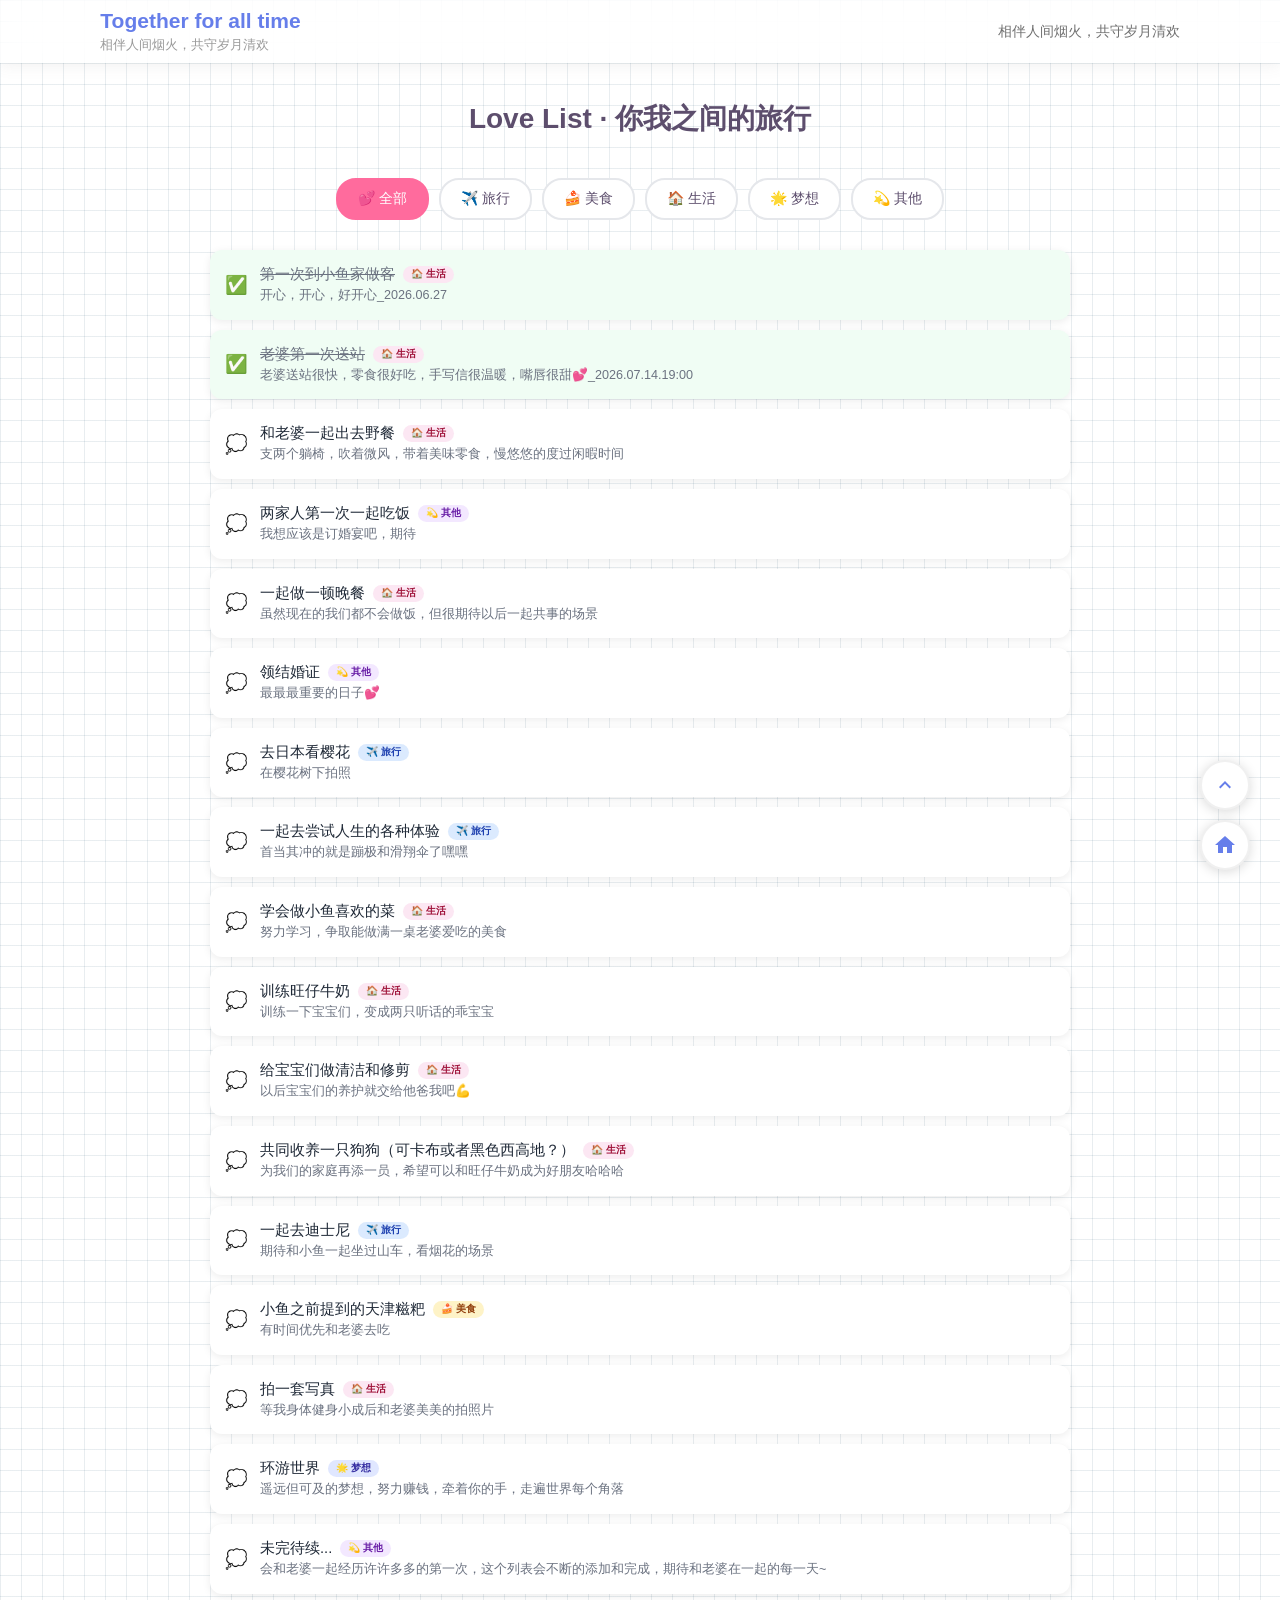
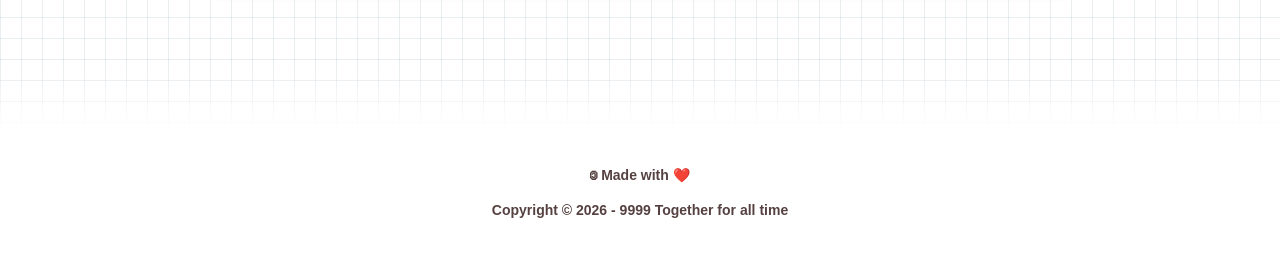
<file: list.html>
<!DOCTYPE html>
<html lang="zh-CN">
<head>
    <meta charset="UTF-8">
    <meta name="viewport" content="width=device-width, initial-scale=1.0">
    <title>旅途清单 - 往后的平凡日子，我们好好相伴，安稳度日，爱你小鱼</title>
    <link rel="stylesheet" href="css/style.css">
    <link rel="stylesheet" href="css/list.css">
    <link rel="icon" href="https://ludeng-huihua.pages.dev/file/lianai/1786535716187_爱心.png">
</head>
<body>
    <!-- 顶部导航 -->
    <div class="header-wrap">
        <div class="header">
            <div class="logo">
                <h1><a href="index.html" style="text-decoration: none; color: inherit;">Together for all time</a></h1>
                <p class="subtitle-cn">相伴人间烟火，共守岁月清欢</p>
            </div>
            <div class="word">相伴人间烟火，共守岁月清欢</div>
        </div>
    </div>

    <!-- 主内容区 -->
    <div class="list-container">
        <h2 class="list-title">Love List · 你我之间的旅行</h2>

        <!-- 分类标签 -->
        <div class="category-tabs">
            <button class="tab-btn active" data-category="all">💕 全部</button>
            <button class="tab-btn" data-category="travel">✈️ 旅行</button>
            <button class="tab-btn" data-category="food">🍰 美食</button>
            <button class="tab-btn" data-category="life">🏠 生活</button>
            <button class="tab-btn" data-category="dream">🌟 梦想</button>
            <button class="tab-btn" data-category="other">💫 其他</button>
        </div>

        <!-- 列表内容 -->
        <div class="list-content" id="listContent">
            <!-- 将由 JS 动态生成 -->
        </div>
    </div>

    <!-- 页脚 -->
    <div class="footer-warp">
        <div class="footer">
            <p>🄯 Made with ❤️</p>
            <p>Copyright © 2026 - 9999 Together for all time</p>
        </div>
    </div>

    <!-- 快捷按钮 -->
    <div class="quick-actions">
        <a href="#" class="quick-btn" onclick="scrollToTop(event)" title="回到顶部">
            <svg width="24" height="24" viewBox="0 0 24 24" fill="white">
                <path d="M12 8l-6 6 1.41 1.41L12 10.83l4.59 4.58L18 14z"/>
            </svg>
        </a>
        <a href="index.html" class="quick-btn" title="首页">
            <svg width="24" height="24" viewBox="0 0 24 24" fill="white">
                <path d="M10 20v-6h4v6h5v-8h3L12 3 2 12h3v8z"/>
            </svg>
        </a>
    </div>

    <script src="js/script.js"></script>
    <script src="js/list.js"></script>
</body>
</html>
</file>
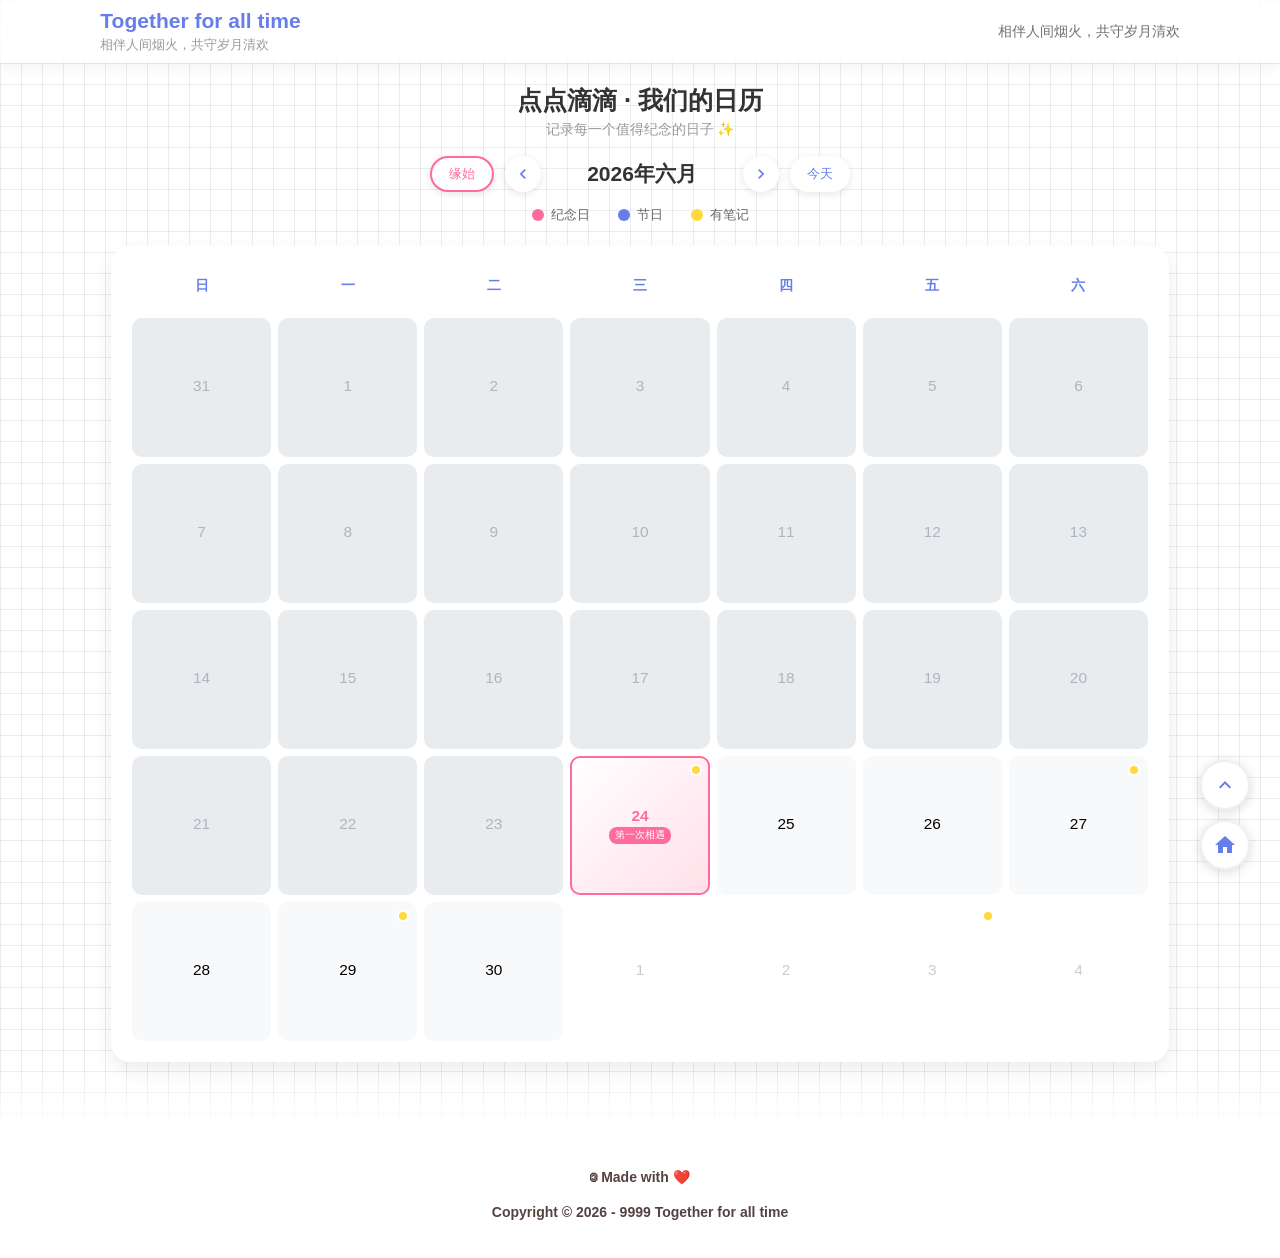
<file: little.html>
<!DOCTYPE html>
<html lang="zh-CN">
<head>
    <meta charset="UTF-8">
    <meta name="viewport" content="width=device-width, initial-scale=1.0">
    <title>点点滴滴 - 往后的平凡日子，我们好好相伴，安稳度日，爱你小鱼</title>
    <link rel="stylesheet" href="css/style.css">
    <link rel="stylesheet" href="css/little.css">
    <link rel="icon" href="https://ludeng-huihua.pages.dev/file/lianai/1786535716187_爱心.png">
</head>
<body>
    <!-- 顶部导航 -->
    <div class="header-wrap">
        <div class="header">
            <div class="logo">
                <h1><a href="index.html" style="text-decoration: none; color: inherit;">Together for all time</a></h1>
                <p class="subtitle-cn">相伴人间烟火，共守岁月清欢</p>
            </div>
            <div class="word">相伴人间烟火，共守岁月清欢</div>
        </div>
    </div>

    <!-- 主内容区 -->
    <div class="little-container">
        <div class="little-header">
            <h2>点点滴滴 · 我们的日历</h2>
            <p class="subtitle">记录每一个值得纪念的日子 ✨</p>
        </div>

        <!-- 日历控制栏 -->
        <div class="calendar-controls">
            <button class="ctrl-btn origin-btn" onclick="goToOrigin()">缘始</button>
            <button class="ctrl-btn" onclick="previousMonth()">
                <svg width="20" height="20" viewBox="0 0 24 24" fill="currentColor">
                    <path d="M15.41 7.41L14 6l-6 6 6 6 1.41-1.41L10.83 12z"/>
                </svg>
            </button>
            <h3 class="current-month" id="currentMonth">2026年7月</h3>
            <button class="ctrl-btn" onclick="nextMonth()">
                <svg width="20" height="20" viewBox="0 0 24 24" fill="currentColor">
                    <path d="M10 6L8.59 7.41 13.17 12l-4.58 4.59L10 18l6-6z"/>
                </svg>
            </button>
            <button class="ctrl-btn today-btn" onclick="goToday()">今天</button>
        </div>

        <!-- 图例说明 -->
        <div class="calendar-legend">
            <span class="legend-item">
                <span class="legend-dot" style="background: #ff6b9d;"></span>
                纪念日
            </span>
            <span class="legend-item">
                <span class="legend-dot" style="background: #667eea;"></span>
                节日
            </span>
            <span class="legend-item">
                <span class="legend-dot" style="background: #ffd93d;"></span>
                有笔记
            </span>
        </div>

        <!-- 日历主体 -->
        <div class="calendar-wrapper">
            <div class="calendar-weekdays">
                <div class="weekday">日</div>
                <div class="weekday">一</div>
                <div class="weekday">二</div>
                <div class="weekday">三</div>
                <div class="weekday">四</div>
                <div class="weekday">五</div>
                <div class="weekday">六</div>
            </div>
            <div class="calendar-days" id="calendarDays">
                <!-- 日历日期将由 JS 动态生成 -->
            </div>
        </div>

        <!-- 笔记弹窗 -->
        <div class="note-modal" id="noteModal">
            <div class="note-modal-content">
                <div class="note-modal-header">
                    <h3 id="modalDate">2026年7月21日</h3>
                    <button class="close-btn" onclick="closeNoteModal()">×</button>
                </div>
                <div class="note-modal-body">
                    <!-- 笔记显示 -->
                    <div class="note-display">
                        <div class="note-display-title" id="displayTitle"></div>
                        <div class="note-display-content" id="displayContent"></div>
                    </div>
                    
                    <!-- 无笔记提示 -->
                    <div class="no-note" id="noNote" style="display: none;">
                        <p>📝 这一天还没有记录</p>
                        <p class="hint">可以在代码中添加预设笔记</p>
                    </div>
                </div>
            </div>
        </div>
    </div>

    <!-- 页脚 -->
    <div class="footer-warp">
        <div class="footer">
            <p>🄯 Made with ❤️</p>
            <p>Copyright © 2026 - 9999 Together for all time</p>
        </div>
    </div>

    <!-- 快捷按钮 -->
    <div class="quick-actions">
        <a href="#" class="quick-btn" onclick="scrollToTop(event)" title="回到顶部">
            <svg width="24" height="24" viewBox="0 0 24 24" fill="white">
                <path d="M12 8l-6 6 1.41 1.41L12 10.83l4.59 4.58L18 14z"/>
            </svg>
        </a>
        <a href="index.html" class="quick-btn" title="首页">
            <svg width="24" height="24" viewBox="0 0 24 24" fill="white">
                <path d="M10 20v-6h4v6h5v-8h3L12 3 2 12h3v8z"/>
            </svg>
        </a>
    </div>

    <script src="js/script.js"></script>
    <script src="js/little.js"></script>
</body>
</html>
</file>
<file: css/style.css>
* {
    margin: 0;
    padding: 0;
    box-sizing: border-box;
}

html {
    overflow-x: hidden;
    width: 100%;
}

ul {
    list-style: none;
}

a {
    text-decoration: none;
    color: #777;
    transition: all .15s;
}

a:hover {
    color: #10bbff;
}

:root {
    font-size: 14px;
}

h1, h2, h3, h4, h5, h6 {
    font-size: 1rem;
}

input, textarea {
    outline: none;
}

body {
    background-image: linear-gradient(to right, rgba(37, 82, 110, 0.1) 1px, transparent 1px), 
                      linear-gradient(to bottom, rgba(37, 82, 110, 0.1) 1px, transparent 1px);
    background-size: 1.5rem 1.5rem;
    font-family: -apple-system, BlinkMacSystemFont, 'Segoe UI', 'PingFang SC', 'Hiragino Sans GB', 
                 'Microsoft YaHei', 'Helvetica Neue', Helvetica, Arial, sans-serif;
    -webkit-font-smoothing: antialiased;
    -moz-osx-font-smoothing: grayscale;
    overflow-x: hidden;
    width: 100%;
    max-width: 100vw;
}

::-webkit-scrollbar-thumb {
    background-color: rgb(201, 201, 201);
    border-radius: 10px;
}

::-webkit-scrollbar {
    width: 10px;
    height: 6px;
}

::-webkit-scrollbar-corner {
    background: unset;
}

/* 网格系统 */
.col-12 { grid-column: span 12; }
.col-11 { grid-column: span 11; }
.col-10 { grid-column: span 10; }
.col-9 { grid-column: span 9; }
.col-8 { grid-column: span 8; }
.col-7 { grid-column: span 7; }
.col-6 { grid-column: span 6; }
.col-5 { grid-column: span 5; }
.col-4 { grid-column: span 4; }
.col-3 { grid-column: span 3; }
.col-2 { grid-column: span 2; }
.col-1 { grid-column: span 1; }

.row {
    display: grid;
    grid-template-columns: repeat(12, 1fr);
    gap: 2rem;
}

.row .flex {
    display: flex;
    align-items: center;
    justify-content: space-around;
}

/* 顶部导航 */
.header-wrap {
    width: 100%;
    height: 4.5rem;
    display: flex;
    align-items: center;
    position: fixed;
    top: 0;
    left: 0;
    z-index: 1000;
    backdrop-filter: blur(20px);
    -webkit-backdrop-filter: blur(20px);
    background: #ffffffb0;
    color: #707070;
    box-shadow: 0 2px 15px 0 rgb(115 111 111 / 10%);
}

.header-wrap .header {
    width: 100%;
    display: flex;
    align-items: center;
    justify-content: space-around;
    flex-wrap: nowrap;
    padding: 0 2rem;
}

.header-wrap .header .logo h1 {
    font-size: 1.5rem;
    font-weight: 700;
    color: #667eea;
}

.header-wrap .header .logo .subtitle-cn {
    font-size: 0.9rem;
    color: #999;
    margin-top: 0.3rem;
    font-weight: 400;
}

.version {
    background: #667eea;
    color: white;
    padding: 2px 8px;
    border-radius: 4px;
    font-size: 12px;
    margin-left: 8px;
}

.header-wrap .header .word {
    font-weight: 400;
    font-size: 1rem;
    width: 60%;
    text-align: right;
    overflow: hidden;
    text-overflow: ellipsis;
    white-space: nowrap;
}

/* 背景图片区域 */
.bg-img {
    width: 100%;
    box-sizing: border-box;
    background: url('data:image/svg+xml,%3Csvg xmlns="http://www.w3.org/2000/svg" viewBox="0 0 1440 320"%3E%3Cdefs%3E%3ClinearGradient id="grad1" x1="0%25" y1="0%25" x2="100%25" y2="100%25"%3E%3Cstop offset="0%25" style="stop-color:%2387CEEB;stop-opacity:0.6" /%3E%3Cstop offset="50%25" style="stop-color:%2398D8C8;stop-opacity:0.5" /%3E%3Cstop offset="100%25" style="stop-color:%23B0E57C;stop-opacity:0.4" /%3E%3C/linearGradient%3E%3C/defs%3E%3Crect width="1440" height="320" fill="url(%23grad1)"/%3E%3C/svg%3E') no-repeat center;
    background-size: cover;
    padding-top: 10rem;
    position: relative;
}

.bg-img:before {
    content: "";
    position: absolute;
    top: 0;
    left: 0;
    width: 100%;
    height: 100%;
    background: url([data-uri]);
}

.bg-img .middle {
    display: flex;
    align-items: center;
    justify-content: space-around;
    backdrop-filter: blur(20px);
    -webkit-backdrop-filter: blur(20px);
    background: #cfcfcfa1;
    padding: 4rem 5rem 3rem;
    border-radius: 4rem;
    user-select: none;
    max-width: 900px;
    margin: 0 auto 5rem;
    position: relative;
    z-index: 1;
}

.bg-img .middle img {
    width: 10rem;
    height: 10rem;
    border-radius: 10rem;
    border: 0.2rem solid #fff;
}

.bg-img .middle .img-male span,
.bg-img .middle .img-female span {
    display: block;
    text-align: center;
    font-size: 1.5rem;
    margin-top: 1rem;
    color: #fff;
    font-weight: 700;
}

.bg-img .middle .love-icon img {
    width: 7rem;
    height: 7rem;
    border: none;
    animation: heartbeat 2s linear infinite;
}

@keyframes heartbeat {
    0%, 100% { transform: scale(0.8, 0.8); }
    70% { transform: scale(1.3, 1.3); }
}

/* 波浪动画 */
.bg-img .waves {
    position: relative;
    width: 100%;
    height: 5rem;
    margin-bottom: -7px;
}

.bg-img .parallax > use {
    animation: move-forever 25s cubic-bezier(0.55, 0.5, 0.45, 0.5) infinite;
}

.bg-img .parallax > use:nth-child(1) {
    animation-delay: -2s;
    animation-duration: 7s;
}

.bg-img .parallax > use:nth-child(2) {
    animation-delay: -3s;
    animation-duration: 10s;
}

.bg-img .parallax > use:nth-child(3) {
    animation-delay: -4s;
    animation-duration: 13s;
}

.bg-img .parallax > use:nth-child(4) {
    animation-delay: -5s;
    animation-duration: 20s;
}

@keyframes move-forever {
    0% { transform: translate3d(-90px, 0, 0); }
    100% { transform: translate3d(85px, 0, 0); }
}

/* 时间区域 */
.time {
    text-align: center;
    font-size: 1.8rem;
    letter-spacing: 0.2rem;
    padding: 4rem 0;
}

.time span {
    font-size: 1.8rem;
    line-height: 5rem;
    display: block;
    background-image: linear-gradient(270deg, #ff4500, #ffa500, #ffd700, #90ee90, #00ffff, #1e90ff, #9370db, #ff69b4, #ff4500);
    -webkit-background-clip: text;
    -webkit-text-fill-color: transparent;
    background-clip: text;
    animation: gradient-move 60s linear infinite;
    font-weight: 700;
}

.time b {
    font-size: 2.7rem;
    font-weight: 700;
    color: #667eea;
}

@keyframes gradient-move {
    to { background-position: -2000rem; }
}

/* 卡片区域 */
.card-wrap {
    max-width: 1200px;
    margin: 0 auto;
    padding: 0 2rem 4rem;
}

.card-wrap .row.central {
    justify-items: center;
}

.card-wrap .row .card {
    padding: 2rem;
    border-radius: 1.5rem;
    background: #fff;
    box-shadow: 0 8px 12px #e4e4e473;
    border: 1px solid rgba(208, 206, 206, 0.4) !important;
    transition: all 0.3s ease;
    cursor: pointer;
}

.card-wrap .row .card:hover {
    box-shadow: 0 5px 20px #dad7d7cc;
    background: #f8f8f8;
    border-color: transparent !important;
    transform: translateY(-5px);
}

.card-wrap .row .card img {
    width: 5rem;
    height: 5rem;
    margin-right: 2rem;
    border-radius: 5rem;
    transition: all .5s;
}

.card-wrap .row .card:hover img,
.card-wrap .card-b:hover img {
    transform: rotate(360deg);
}

.card-wrap .row .card .text {
    flex-grow: 1;
    font-weight: 700;
}

.card-wrap .row .card .text span {
    font-size: 1.8rem;
    line-height: 3rem;
    letter-spacing: 0.2rem;
}

.card-wrap .row .card .text p {
    font-size: 1.1rem;
    letter-spacing: 0.3rem;
    color: #959595;
    margin-top: .25rem;
    font-weight: 500;
    white-space: nowrap;
    overflow: hidden;
    text-overflow: ellipsis;
    width: 12em;
}

.card-wrap .row .flex-h {
    display: flex;
    align-items: center;
    justify-content: space-around;
    transition: all 0.08s linear;
}

.card-wrap .card-b {
    margin: 0 auto;
    width: 80%;
    padding: 2rem 1.5rem;
    border-radius: 2rem;
    background: #fff;
    box-shadow: 0 8px 12px #e4e4e473;
    border: 1px solid rgba(208, 206, 206, 0.4) !important;
    font-weight: 700;
    transition: all .3s;
    cursor: pointer;
}

.card-wrap .card-b:hover {
    box-shadow: 0 5px 20px #dad7d7cc;
    background: #f8f8f8;
    border-color: transparent !important;
    transform: translateY(-5px);
}

.card-wrap .card-b img {
    width: 6rem;
    margin-right: 3rem;
    transition: all .5s;
}

.card-wrap .card-b .text {
    flex-grow: 2;
}

.card-wrap .card-b .text span {
    font-size: 2rem;
    line-height: 3rem;
}

.card-wrap .card-b .text p {
    font-size: 1.2rem;
    color: #959595;
    font-weight: 500;
    margin-top: .5rem;
}

/* 页脚 */
.footer-warp {
    margin-top: 4rem;
    background: #fff;
    position: relative;
}

.footer-warp::after {
    content: '';
    width: 100%;
    height: 50%;
    position: absolute;
    top: -50%;
    left: 0;
    background: linear-gradient(to bottom, transparent, #ffffff);
    z-index: 1;
}

.footer-warp .footer {
    padding: 2rem;
    text-align: center;
    font-weight: 400;
}

.footer-warp .footer p {
    line-height: 2.5rem;
    color: #564141;
    font-weight: 700;
}

/* 快捷按钮 */
.quick-actions {
    position: fixed;
    right: 30px;
    bottom: 30px;
    display: flex;
    flex-direction: column;
    gap: 10px;
    z-index: 999;
}

.quick-btn {
    width: 50px;
    height: 50px;
    background: white;
    border-radius: 50%;
    display: flex;
    align-items: center;
    justify-content: center;
    box-shadow: 0 2px 12px rgba(0, 0, 0, 0.15);
    transition: all 0.3s ease;
    border: 2px solid #f0f0f0;
}

.quick-btn:hover {
    transform: translateY(-3px);
    box-shadow: 0 4px 20px rgba(102, 126, 234, 0.3);
    border-color: #667eea;
}

.quick-btn svg {
    fill: #667eea;
    transition: all 0.3s ease;
}

.quick-btn:hover svg {
    fill: #764ba2;
}

/* 响应式设计 */
@media only screen and (max-width: 768px) {
    :root {
        font-size: 14px;
    }
    
    * {
        max-width: 100%;
    }
    
    .header-wrap {
        height: 3.5rem;
        width: 100%;
    }
    
    .header-wrap .header {
        padding: 0 1rem;
        width: 100%;
    }
    
    .header-wrap .header .logo h1 {
        font-size: 1rem;
        white-space: nowrap;
        overflow: hidden;
        text-overflow: ellipsis;
        max-width: 100%;
    }
    
    .header-wrap .header .logo .subtitle-cn {
        font-size: 0.75rem;
        margin-top: 0.2rem;
        white-space: nowrap;
        overflow: hidden;
        text-overflow: ellipsis;
    }
    
    .header-wrap .header .word {
        display: none;
    }
    
    .bg-img {
        padding-top: 5.5rem;
        width: 100%;
        overflow: hidden;
    }
    
    .bg-img .middle {
        padding: 2rem 1rem;
        border-radius: 2.5rem;
        margin: 0 1rem 2.5rem;
        flex-direction: row;
        justify-content: space-between;
        gap: 1rem;
        max-width: calc(100vw - 2rem);
    }
    
    .bg-img .middle .img-male,
    .bg-img .middle .img-female {
        display: flex;
        flex-direction: column;
        align-items: center;
        flex: 1;
        min-width: 0;
    }
    
    .bg-img .middle img {
        width: 6rem;
        height: 6rem;
    }
    
    .bg-img .middle .img-male span,
    .bg-img .middle .img-female span {
        font-size: 1.1rem;
        margin-top: 0.5rem;
        white-space: nowrap;
    }
    
    .bg-img .middle .love-icon {
        flex-shrink: 0;
        display: flex;
        align-items: center;
        justify-content: center;
    }
    
    .bg-img .middle .love-icon img {
        width: 4rem;
        height: 4rem;
    }
    
    .bg-img .waves {
        height: 3rem;
        width: 100%;
    }
    
    .time {
        font-size: 1rem;
        padding: 2.5rem 1rem;
        letter-spacing: 0.1rem;
        width: 100%;
        box-sizing: border-box;
    }
    
    .time span {
        font-size: 1.3rem;
        line-height: 3rem;
        letter-spacing: 0.05rem;
    }
    
    .time b {
        font-size: 2rem;
        display: inline-block;
        margin: 0 0.2rem;
    }
    
    .card-wrap {
        padding: 0 1rem 3rem;
        width: 100%;
        box-sizing: border-box;
    }
    
    .card-wrap .row {
        grid-template-columns: 1fr;
        gap: 1.2rem;
        width: 100%;
        display: flex;
        flex-direction: column;
    }
    
    .card-wrap .row .card {
        padding: 1.5rem;
        border-radius: 1.2rem;
        width: 100%;
        box-sizing: border-box;
        grid-column: span 1;
    }
    
    .card-wrap .row .card img {
        width: 4.5rem;
        height: 4.5rem;
        margin-right: 1.2rem;
        flex-shrink: 0;
    }
    
    .card-wrap .row .card .text {
        flex: 1;
        min-width: 0;
    }
    
    .card-wrap .row .card .text span {
        font-size: 1.5rem;
        line-height: 2.2rem;
        display: block;
    }
    
    .card-wrap .row .card .text p {
        font-size: 1rem;
        width: 100%;
        margin-top: 0.3rem;
        word-break: break-word;
    }
    
    .card-wrap .card-b {
        width: 100%;
        padding: 1.5rem;
    }
    
    .card-wrap .card-b img {
        width: 4.5rem;
        margin-right: 1.5rem;
    }
    
    .card-wrap .card-b .text span {
        font-size: 1.6rem;
    }
    
    .card-wrap .card-b .text p {
        font-size: 1rem;
    }
    
    .quick-actions {
        right: 15px;
        bottom: 15px;
        gap: 8px;
    }
    
    .quick-btn {
        width: 48px;
        height: 48px;
    }
    
    .quick-btn svg {
        width: 22px;
        height: 22px;
    }
    
    .footer-warp {
        margin-top: 3rem;
        width: 100%;
    }
    
    .footer-warp .footer {
        padding: 2rem 1rem;
        width: 100%;
        box-sizing: border-box;
    }
    
    .footer-warp .footer p {
        line-height: 2rem;
        font-size: 0.9rem;
        word-break: break-word;
    }
}

/* 平板适配 */
@media only screen and (min-width: 768px) and (max-width: 1024px) {
    :root {
        font-size: 13px;
    }
    
    .header-wrap .header {
        padding: 0 2rem;
    }
    
    .header-wrap .header .logo h1 {
        font-size: 1.3rem;
    }
    
    .header-wrap .header .word {
        font-size: 1rem;
        width: auto;
    }
    
    .bg-img {
        padding-top: 6rem;
    }
    
    .bg-img .middle {
        padding: 3rem 3rem 2.5rem;
        margin: 0 2rem 3.5rem;
        max-width: 700px;
    }
    
    .bg-img .middle img {
        width: 9rem;
        height: 9rem;
    }
    
    .bg-img .middle .img-male span,
    .bg-img .middle .img-female span {
        font-size: 1.4rem;
    }
    
    .bg-img .middle .love-icon img {
        width: 6rem;
        height: 6rem;
    }
    
    .bg-img .waves {
        height: 4rem;
    }
    
    .time {
        padding: 3rem 2rem;
        font-size: 1.6rem;
    }
    
    .time span {
        font-size: 1.7rem;
        line-height: 4.5rem;
    }
    
    .time b {
        font-size: 2.5rem;
    }
    
    .card-wrap {
        padding: 0 2rem 3rem;
        max-width: 900px;
    }
    
    .card-wrap .row {
        gap: 1.5rem;
    }
    
    .card-wrap .row .card {
        padding: 1.8rem;
    }
    
    .card-wrap .row .card img {
        width: 4.8rem;
        height: 4.8rem;
        margin-right: 1.8rem;
    }
    
    .card-wrap .row .card .text span {
        font-size: 1.7rem;
        line-height: 2.8rem;
    }
    
    .card-wrap .row .card .text p {
        font-size: 1.05rem;
    }
    
    .col-lg-4 {
        grid-column: span 4;
    }
    
    .col-lg-6 {
        grid-column: span 6;
    }
    
    .footer-warp {
        margin-top: 3.5rem;
    }
}

@media only screen and (min-width: 1024px) {
    .col-lg-4 {
        grid-column: span 4;
    }
    
    .col-lg-6 {
        grid-column: span 6;
    }
    
    .col-lg-8 {
        grid-column: span 8;
    }
}


/* 动画 */
.animated {
    animation-duration: 1s;
    animation-fill-mode: both;
}

.fadeInUp {
    animation-name: fadeInUp;
}

@keyframes fadeInUp {
    from {
        opacity: 0;
        transform: translate3d(0, 40px, 0);
    }
    to {
        opacity: 1;
        transform: translate3d(0, 0, 0);
    }
}
</file>
<file: css/list.css>
/* ============================================
   Love List 页面样式 - 简洁版
   ============================================ */

.list-container {
    max-width: 900px;
    margin: 0 auto;
    padding: 40px 20px 80px;
}

/* 标题 */
.list-title {
    text-align: center;
    font-size: 2rem;
    color: #5D4E6D;
    margin: 60px 0 40px 0;
    font-weight: 600;
}

/* 分类标签 */
.category-tabs {
    display: flex;
    gap: 10px;
    margin-bottom: 30px;
    flex-wrap: wrap;
    justify-content: center;
}

.tab-btn {
    background: white;
    border: 2px solid #e5e7eb;
    border-radius: 20px;
    padding: 10px 20px;
    font-size: 1rem;
    cursor: pointer;
    transition: all 0.3s ease;
    color: #5D4E6D;
}

.tab-btn:hover {
    border-color: #ff6b9d;
    background: #fff5f9;
}

.tab-btn.active {
    background: #ff6b9d;
    border-color: #ff6b9d;
    color: white;
}

/* 列表内容 */
.list-content {
    display: flex;
    flex-direction: column;
    gap: 10px;
}

/* 列表项 */
.list-item {
    background: white;
    border-radius: 12px;
    padding: 15px;
    box-shadow: 0 2px 8px rgba(0, 0, 0, 0.08);
    transition: all 0.3s ease;
    display: flex;
    align-items: center;
    gap: 12px;
    animation: fadeInUp 0.5s ease forwards;
    opacity: 0;
}

.list-item:hover {
    box-shadow: 0 4px 12px rgba(0, 0, 0, 0.12);
    transform: translateY(-2px);
}

/* 完成标记 */
.item-status {
    font-size: 1.3rem;
    flex-shrink: 0;
}

/* 内容 */
.item-content {
    flex: 1;
}

.item-header {
    display: flex;
    align-items: center;
    gap: 8px;
    margin-bottom: 3px;
}

.item-title {
    font-size: 1.05rem;
    color: #1f2937;
    margin: 0;
    font-weight: 500;
}

.item-category {
    padding: 2px 8px;
    border-radius: 10px;
    font-size: 0.7rem;
    font-weight: 600;
}

.category-travel { background: #dbeafe; color: #1e40af; }
.category-food { background: #fef3c7; color: #92400e; }
.category-life { background: #fce7f3; color: #9f1239; }
.category-dream { background: #e0e7ff; color: #3730a3; }
.category-other { background: #f3e8ff; color: #6b21a8; }

.item-description {
    color: #6b7280;
    font-size: 0.9rem;
    margin: 0;
    line-height: 1.4;
}

/* 已完成样式 */
.list-item.completed {
    background: #f0fdf4;
}

.list-item.completed .item-title {
    text-decoration: line-through;
    color: #6b7280;
}

/* 错开动画 */
.list-item:nth-child(1) { animation-delay: 0.05s; }
.list-item:nth-child(2) { animation-delay: 0.1s; }
.list-item:nth-child(3) { animation-delay: 0.15s; }
.list-item:nth-child(4) { animation-delay: 0.2s; }
.list-item:nth-child(5) { animation-delay: 0.25s; }
.list-item:nth-child(6) { animation-delay: 0.3s; }
.list-item:nth-child(7) { animation-delay: 0.35s; }
.list-item:nth-child(8) { animation-delay: 0.4s; }

@keyframes fadeInUp {
    from {
        opacity: 0;
        transform: translateY(20px);
    }
    to {
        opacity: 1;
        transform: translateY(0);
    }
}

/* 空状态 */
.empty-state {
    text-align: center;
    padding: 60px 20px;
    color: #9ca3af;
}

.empty-state h3 {
    font-size: 1.2rem;
    color: #6b7280;
    margin: 10px 0;
}

/* 响应式 */
@media (max-width: 768px) {
    .list-title {
        font-size: 1.5rem;
        margin: 40px 0 30px 0;
    }
    
    .category-tabs {
        gap: 8px;
        padding: 0 10px;
    }
    
    .tab-btn {
        padding: 8px 15px;
        font-size: 0.9rem;
    }
    
    .list-container {
        padding: 20px 15px 60px;
    }
    
    .list-item {
        padding: 15px;
        flex-direction: column;
        align-items: flex-start;
    }
    
    .item-status {
        font-size: 1.3rem;
        margin-bottom: 5px;
    }
    
    .item-title {
        font-size: 1rem;
    }
    
    .item-description {
        font-size: 0.9rem;
    }
    
    .item-header {
        flex-wrap: wrap;
    }
}

/* 平板适配 */
@media (min-width: 768px) and (max-width: 1024px) {
    .list-container {
        padding: 30px 20px 70px;
    }
    
    .list-title {
        font-size: 1.8rem;
    }
}

/* ============================================
   响应式设计优化
   ============================================ */

/* 手机端适配 */
@media (max-width: 768px) {
    .list-container {
        padding: 20px 1rem 60px;
    }
    
    .list-title {
        font-size: 1.6rem;
        margin: 30px 0 25px 0;
    }
    
    .category-tabs {
        gap: 8px;
        margin-bottom: 20px;
    }
    
    .tab-btn {
        padding: 8px 16px;
        font-size: 0.9rem;
        border-radius: 16px;
    }
    
    .list-content {
        gap: 8px;
    }
    
    .list-item {
        padding: 12px;
        border-radius: 10px;
        gap: 10px;
    }
    
    .item-status {
        font-size: 1.2rem;
    }
    
    .item-header {
        flex-wrap: wrap;
        gap: 6px;
        margin-bottom: 2px;
    }
    
    .item-title {
        font-size: 1rem;
        word-break: break-word;
    }
    
    .item-category {
        padding: 2px 6px;
        font-size: 0.65rem;
    }
    
    .item-description {
        font-size: 0.85rem;
        line-height: 1.4;
    }
}

/* 平板适配 */
@media (min-width: 768px) and (max-width: 1024px) {
    .list-container {
        padding: 35px 2rem 70px;
        max-width: 750px;
    }
    
    .list-title {
        font-size: 1.8rem;
        margin: 50px 0 35px 0;
    }
    
    .tab-btn {
        padding: 9px 18px;
        font-size: 0.95rem;
    }
    
    .list-item {
        padding: 18px;
    }
    
    .item-title {
        font-size: 1.05rem;
    }
}
</file>
<file: css/little.css>
/* 点点滴滴页面样式 */

.little-container {
    max-width: 1100px;
    margin: 5rem auto 0.5rem;
    padding: 1rem 1.5rem;
    width: 100%;
    box-sizing: border-box;
}

.little-header {
    text-align: center;
    margin-bottom: 1.2rem;
}

.little-header h2 {
    font-size: 1.8rem;
    color: #333;
    margin-bottom: 0.3rem;
    font-weight: 700;
}

.little-header .subtitle {
    font-size: 1rem;
    color: #999;
}

/* 日历控制栏 */
.calendar-controls {
    display: flex;
    align-items: center;
    justify-content: center;
    gap: 0.8rem;
    margin-bottom: 1rem;
}

.ctrl-btn {
    width: 36px;
    height: 36px;
    border: none;
    border-radius: 50%;
    background: white;
    color: #667eea;
    cursor: pointer;
    display: flex;
    align-items: center;
    justify-content: center;
    transition: all 0.3s ease;
    box-shadow: 0 2px 8px rgba(0, 0, 0, 0.1);
}

.ctrl-btn:hover {
    background: #667eea;
    color: white;
    transform: scale(1.1);
}

.today-btn {
    width: auto;
    padding: 0 1.2rem;
    border-radius: 18px;
    font-size: 0.95rem;
}

.origin-btn {
    width: auto;
    padding: 0 1.2rem;
    border-radius: 18px;
    font-size: 0.95rem;
    background: white;
    color: #ff6b9d;
    border: 2px solid #ff6b9d;
}

.origin-btn:hover {
    background: linear-gradient(135deg, #ff6b9d, #f093fb);
    color: white;
    border-color: transparent;
}

.current-month {
    font-size: 1.5rem;
    color: #333;
    font-weight: 700;
    min-width: 180px;
    text-align: center;
}

/* 图例说明 */
.calendar-legend {
    display: flex;
    align-items: center;
    justify-content: center;
    gap: 2rem;
    margin-bottom: 1.5rem;
    flex-wrap: wrap;
}

.legend-item {
    display: flex;
    align-items: center;
    gap: 0.5rem;
    font-size: 0.95rem;
    color: #666;
}

.legend-dot {
    width: 12px;
    height: 12px;
    border-radius: 50%;
}

/* 日历主体 */
.calendar-wrapper {
    background: white;
    border-radius: 20px;
    padding: 1.5rem;
    box-shadow: 0 8px 20px rgba(0, 0, 0, 0.08);
    width: 100%;
    box-sizing: border-box;
}

.calendar-weekdays {
    display: grid;
    grid-template-columns: repeat(7, 1fr);
    gap: 0.5rem;
    margin-bottom: 0.8rem;
}

.weekday {
    text-align: center;
    font-weight: 700;
    color: #667eea;
    padding: 0.8rem 0;
    font-size: 1rem;
}

.calendar-days {
    display: grid;
    grid-template-columns: repeat(7, 1fr);
    gap: 0.5rem;
}

.calendar-day {
    aspect-ratio: 1;
    display: flex;
    flex-direction: column;
    align-items: center;
    justify-content: center;
    padding: 0.4rem;
    border-radius: 10px;
    cursor: pointer;
    transition: all 0.3s ease;
    position: relative;
    background: #f8f9fa;
    border: 2px solid transparent;
    min-height: 60px;
}

.calendar-day:hover {
    background: #e9ecef;
    transform: translateY(-2px);
    box-shadow: 0 4px 12px rgba(0, 0, 0, 0.1);
}

.calendar-day.today {
    background: white;
    color: #667eea;
    font-weight: 600;
    border: 2px solid #667eea;
    box-shadow: 0 2px 8px rgba(102, 126, 234, 0.15);
}

.calendar-day.other-month {
    color: #ccc;
    background: transparent;
}

.calendar-day.other-month:hover {
    background: #f0f0f0;
}

.day-number {
    font-size: 1.1rem;
    margin-bottom: 0.2rem;
}

.day-label {
    font-size: 0.7rem;
    color: white;
    background: #ff6b9d;
    padding: 2px 6px;
    border-radius: 8px;
    white-space: nowrap;
    overflow: hidden;
    text-overflow: ellipsis;
    max-width: 90%;
}

/* 特殊日期标记 */
.calendar-day.anniversary {
    border-color: #ff6b9d;
    background: linear-gradient(135deg, #fff 0%, #ffe0e9 100%);
}

.calendar-day.anniversary .day-number {
    color: #ff6b9d;
    font-weight: 700;
}

.calendar-day.festival {
    border-color: #667eea;
    background: linear-gradient(135deg, #fff 0%, #e8ecff 100%);
}

.calendar-day.festival .day-number {
    color: #667eea;
    font-weight: 700;
}

.calendar-day.has-note::after {
    content: '';
    position: absolute;
    top: 8px;
    right: 8px;
    width: 8px;
    height: 8px;
    background: #ffd93d;
    border-radius: 50%;
    box-shadow: 0 0 0 2px white;
}

/* 禁用的日期（起始日期之前） */
.calendar-day.disabled {
    background: #e9ecef !important;
    color: #adb5bd !important;
    border-color: transparent !important;
    cursor: not-allowed !important;
}

.calendar-day.disabled:hover {
    background: #e9ecef !important;
    transform: none !important;
    box-shadow: none !important;
}

.calendar-day.disabled .day-number {
    color: #adb5bd !important;
}

.calendar-day.disabled .day-label {
    display: none;
}

/* 笔记弹窗 */
.note-modal {
    display: none;
    position: fixed;
    top: 0;
    left: 0;
    right: 0;
    bottom: 0;
    background: rgba(0, 0, 0, 0.5);
    z-index: 2000;
    animation: fadeIn 0.3s ease;
}

.note-modal.show {
    display: flex;
    align-items: center;
    justify-content: center;
}

.note-modal-content {
    background: white;
    border-radius: 20px;
    width: 90%;
    max-width: 600px;
    max-height: 90vh;
    overflow: hidden;
    display: flex;
    flex-direction: column;
    animation: slideUp 0.3s ease;
    box-shadow: 0 20px 60px rgba(0, 0, 0, 0.3);
}

@keyframes fadeIn {
    from { opacity: 0; }
    to { opacity: 1; }
}

@keyframes slideUp {
    from { transform: translateY(50px); opacity: 0; }
    to { transform: translateY(0); opacity: 1; }
}

.note-modal-header {
    padding: 1.5rem 2rem;
    border-bottom: 1px solid #e9ecef;
    display: flex;
    align-items: center;
    justify-content: space-between;
}

.note-modal-header h3 {
    font-size: 1.5rem;
    color: #333;
    font-weight: 700;
}

.close-btn {
    width: 35px;
    height: 35px;
    border: none;
    background: #f8f9fa;
    border-radius: 50%;
    font-size: 1.5rem;
    color: #666;
    cursor: pointer;
    display: flex;
    align-items: center;
    justify-content: center;
    transition: all 0.3s ease;
}

.close-btn:hover {
    background: #667eea;
    color: white;
}

.note-modal-body {
    padding: 2rem;
    overflow-y: auto;
    flex: 1;
}

.special-mark {
    margin-bottom: 1.5rem;
}

.special-mark label {
    display: block;
    margin-bottom: 0.5rem;
    color: #666;
    font-weight: 600;
}

.special-mark select {
    width: 100%;
    padding: 0.75rem;
    border: 2px solid #e9ecef;
    border-radius: 10px;
    font-size: 1rem;
    cursor: pointer;
    transition: all 0.3s ease;
}

.special-mark select:focus {
    outline: none;
    border-color: #667eea;
}

.note-title-input {
    margin-bottom: 1.5rem;
}

.note-title-input input {
    width: 100%;
    padding: 0.75rem;
    border: 2px solid #e9ecef;
    border-radius: 10px;
    font-size: 1.2rem;
    font-weight: 600;
    transition: all 0.3s ease;
}

.note-title-input input:focus {
    outline: none;
    border-color: #667eea;
}

.note-content-input textarea {
    width: 100%;
    padding: 1rem;
    border: 2px solid #e9ecef;
    border-radius: 10px;
    font-size: 1rem;
    line-height: 1.8;
    resize: vertical;
    font-family: inherit;
    transition: all 0.3s ease;
}

.note-content-input textarea:focus {
    outline: none;
    border-color: #667eea;
}

/* 笔记显示 */
.note-display {
    background: #f8f9fa;
    border-radius: 15px;
    padding: 2rem;
}

.note-display-title {
    font-size: 1.5rem;
    font-weight: 700;
    color: #333;
    margin-bottom: 1.5rem;
    padding-bottom: 1rem;
    border-bottom: 2px solid #e9ecef;
}

.note-display-content {
    color: #666;
    line-height: 2;
    white-space: pre-wrap;
    font-size: 1.05rem;
}

/* 无笔记提示 */
.no-note {
    text-align: center;
    padding: 3rem 2rem;
    color: #999;
}

.no-note p {
    font-size: 1.2rem;
    margin-bottom: 0.5rem;
}

.no-note .hint {
    font-size: 0.95rem;
    color: #ccc;
}

.note-modal-footer {
    padding: 1.5rem 2rem;
    border-top: 1px solid #e9ecef;
    display: flex;
    gap: 1rem;
    justify-content: center;
}

.btn-close-modal {
    padding: 0.75rem 2.5rem;
    border: none;
    border-radius: 10px;
    cursor: pointer;
    font-size: 1rem;
    transition: all 0.3s ease;
    background: linear-gradient(135deg, #667eea, #764ba2);
    color: white;
}

.btn-close-modal:hover {
    transform: translateY(-2px);
    box-shadow: 0 4px 12px rgba(102, 126, 234, 0.4);
}

/* 提示消息 */
.toast-message {
    position: fixed;
    top: 100px;
    left: 50%;
    transform: translateX(-50%) translateY(-20px);
    background: linear-gradient(135deg, #667eea, #764ba2);
    color: white;
    padding: 1rem 2rem;
    border-radius: 10px;
    box-shadow: 0 4px 12px rgba(0, 0, 0, 0.2);
    z-index: 3000;
    font-size: 1rem;
    opacity: 0;
    transition: all 0.3s ease;
}

.toast-message.show {
    opacity: 1;
    transform: translateX(-50%) translateY(0);
}

/* 脉冲动画（用于高亮日期） */
@keyframes pulse {
    0%, 100% {
        transform: scale(1);
        box-shadow: 0 0 0 0 rgba(255, 107, 157, 0.7);
    }
    50% {
        transform: scale(1.05);
        box-shadow: 0 0 0 10px rgba(255, 107, 157, 0);
    }
}

/* 响应式设计 */
@media (max-width: 768px) {
    .little-container {
        padding: 1rem;
        margin: 4rem auto 1rem;
        width: 100%;
        max-width: 100vw;
        overflow: hidden;
    }
    
    .little-header {
        margin-bottom: 1.5rem;
        width: 100%;
    }
    
    .little-header h2 {
        font-size: 1.6rem;
    }
    
    .little-header .subtitle {
        font-size: 0.95rem;
    }
    
    .calendar-controls {
        flex-wrap: wrap;
        gap: 0.6rem;
        margin-bottom: 1.2rem;
        width: 100%;
    }
    
    .current-month {
        font-size: 1.4rem;
        width: 100%;
        order: -1;
        margin-bottom: 0.5rem;
        min-width: auto;
    }
    
    .ctrl-btn {
        width: 38px;
        height: 38px;
    }
    
    .ctrl-btn svg {
        width: 18px;
        height: 18px;
    }
    
    .origin-btn,
    .today-btn {
        padding: 0 1.2rem;
        height: 38px;
        font-size: 0.9rem;
    }
    
    .calendar-legend {
        gap: 1rem;
        margin-bottom: 1.2rem;
        width: 100%;
    }
    
    .legend-item {
        font-size: 0.85rem;
    }
    
    .legend-dot {
        width: 10px;
        height: 10px;
    }
    
    .calendar-wrapper {
        padding: 0.8rem 0.5rem;
        border-radius: 15px;
        width: 100%;
        max-width: 100%;
        box-sizing: border-box;
        overflow: visible;
    }
    
    .calendar-weekdays {
        display: grid;
        grid-template-columns: repeat(7, minmax(0, 1fr)) !important;
        gap: 0.3rem;
        margin-bottom: 0.5rem;
    }
    
    .weekday {
        font-size: 0.7rem;
        padding: 0.3rem 0.1rem;
        min-width: 0;
    }
    
    .calendar-days {
        display: grid;
        grid-template-columns: repeat(7, minmax(0, 1fr)) !important;
        gap: 0.3rem;
    }
    
    .calendar-day {
        padding: 0.2rem;
        min-height: 45px;
        border-radius: 6px;
        width: 100%;
        max-width: 100%;
        min-width: 0;
        font-size: 0.85rem;
        box-sizing: border-box;
    }
    
    .day-number {
        font-size: 0.85rem;
        margin-bottom: 0.1rem;
    }
    
    .day-label {
        font-size: 0.5rem;
        padding: 1px 2px;
        border-radius: 4px;
        max-width: 85%;
        white-space: nowrap;
        overflow: hidden;
        text-overflow: ellipsis;
    }
    
    .calendar-day.has-note::after {
        width: 6px;
        height: 6px;
        top: 4px;
        right: 4px;
    }
    
    .note-modal-content {
        width: 95%;
        max-width: 95vw;
        max-height: 85vh;
        border-radius: 15px;
    }
    
    .note-modal-header {
        padding: 1.2rem 1rem;
    }
    
    .note-modal-header h3 {
        font-size: 1.3rem;
    }
    
    .close-btn {
        width: 32px;
        height: 32px;
        font-size: 1.3rem;
    }
    
    .note-modal-body {
        padding: 1.2rem;
    }
    
    .special-mark,
    .note-title-input {
        margin-bottom: 1.2rem;
    }
    
    .special-mark select,
    .note-title-input input {
        padding: 0.7rem;
        font-size: 1rem;
    }
    
    .note-content-input textarea {
        padding: 0.8rem;
        font-size: 0.95rem;
        min-height: 120px;
    }
    
    .note-display {
        padding: 1.5rem;
        border-radius: 12px;
    }
    
    .note-display-title {
        font-size: 1.3rem;
        margin-bottom: 1.2rem;
        padding-bottom: 0.8rem;
    }
    
    .note-display-content {
        font-size: 1rem;
        line-height: 1.8;
    }
    
    .note-modal-footer {
        padding: 1rem;
    }
    
    .btn-close-modal {
        padding: 0.7rem 2rem;
        font-size: 0.95rem;
    }
    
    .no-note {
        padding: 2.5rem 1.5rem;
    }
    
    .no-note p {
        font-size: 1.1rem;
    }
    
    .no-note .hint {
        font-size: 0.9rem;
    }
}

/* 平板适配 */
@media (min-width: 768px) and (max-width: 1024px) {
    .little-container {
        padding: 1.5rem 2rem;
        margin: 5rem auto 1.5rem;
        max-width: 900px;
    }
    
    .little-header {
        margin-bottom: 1.8rem;
    }
    
    .little-header h2 {
        font-size: 1.9rem;
    }
    
    .little-header .subtitle {
        font-size: 1.05rem;
    }
    
    .calendar-controls {
        gap: 0.9rem;
        margin-bottom: 1.5rem;
    }
    
    .current-month {
        font-size: 1.6rem;
        min-width: 190px;
    }
    
    .ctrl-btn {
        width: 38px;
        height: 38px;
    }
    
    .origin-btn,
    .today-btn {
        padding: 0 1.3rem;
        height: 38px;
    }
    
    .calendar-wrapper {
        padding: 1.5rem 1.2rem;
    }
    
    .weekday {
        font-size: 0.95rem;
        padding: 0.75rem 0;
    }
    
    .calendar-days {
        gap: 0.4rem;
    }
    
    .calendar-day {
        min-height: 75px;
        padding: 0.45rem;
        border-radius: 11px;
    }
    
    .day-number {
        font-size: 1.15rem;
    }
    
    .day-label {
        font-size: 0.72rem;
        padding: 2px 7px;
    }
    
    .note-modal-content {
        width: 80%;
        max-width: 700px;
    }
}
</file>
